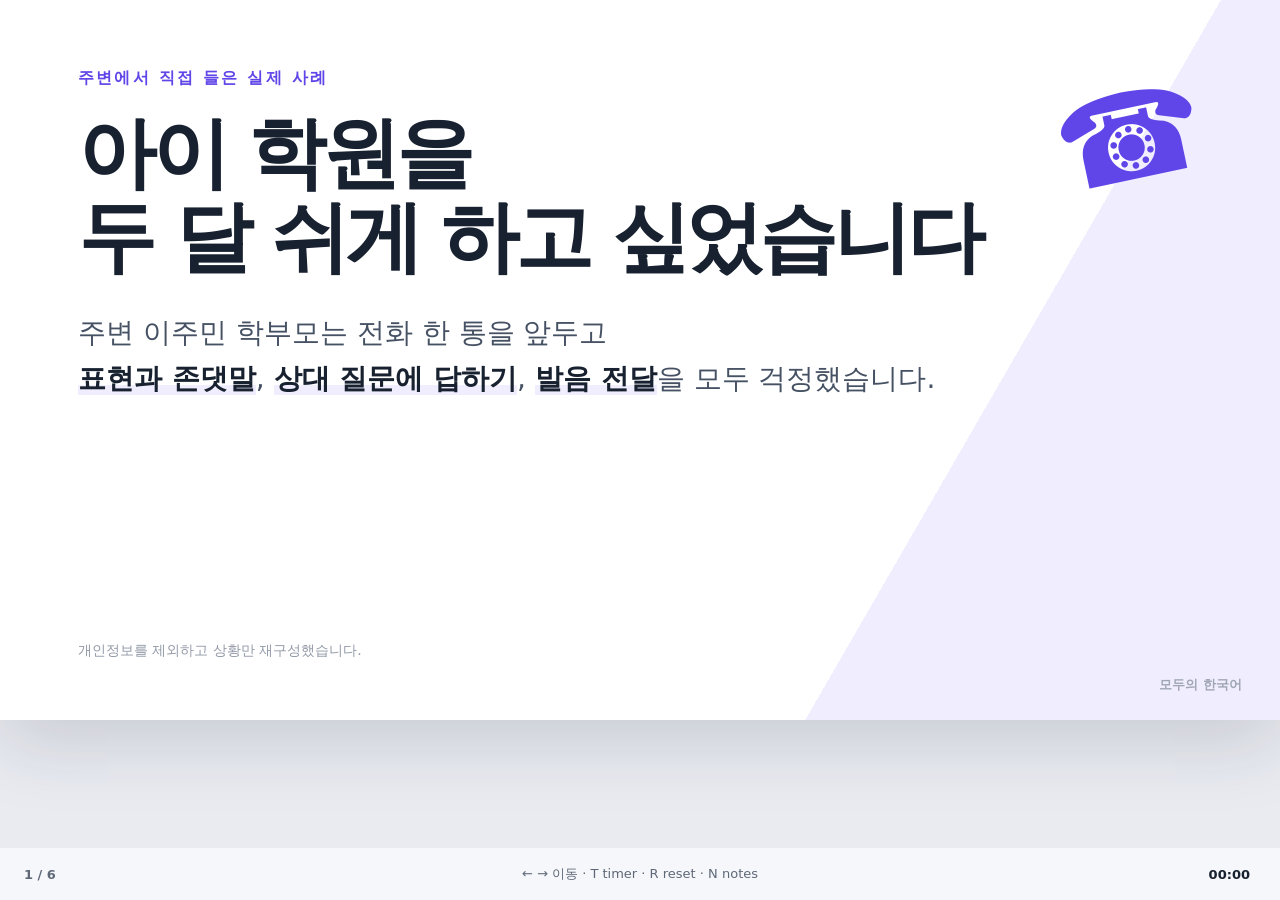
<file: presentation/index.html>
<!doctype html>
<html lang="ko">
  <head>
    <meta charset="utf-8" />
    <meta name="viewport" content="width=device-width, initial-scale=1" />
    <title>모두의 한국어 · 3분 30초 발표</title>
    <link rel="stylesheet" href="./style.css" />
  </head>
  <body>
    <main class="deck" aria-live="polite">
      <section class="slide is-active case-slide" data-seconds="30" aria-hidden="false">
        <div class="slide-inner">
          <p class="eyebrow">주변에서 직접 들은 실제 사례</p>
          <h1>아이 학원을<br />두 달 쉬게 하고 싶었습니다</h1>
          <p class="lead">
            주변 이주민 학부모는 전화 한 통을 앞두고<br />
            <strong>표현과 존댓말</strong>, <strong>상대 질문에 답하기</strong>,
            <strong>발음 전달</strong>을 모두 걱정했습니다.
          </p>
          <p class="privacy-note">개인정보를 제외하고 상황만 재구성했습니다.</p>
        </div>
        <aside class="speaker-notes">
          주변에서 실제로 들은 사례입니다. 한 이주민 학부모가 아이 학원을 다음 달부터 두 달 쉬게
          하려고 전화해야 했습니다. 하고 싶은 말은 분명했지만, 어떤 존댓말을 써야 하는지, 상대가
          되물으면 바로 답할 수 있을지, 발음이 전달될지까지 모두 걱정해야 했습니다.
        </aside>
      </section>

      <section class="slide problem-slide" data-seconds="35" aria-hidden="true">
        <div class="slide-inner split-stage">
          <div>
            <p class="eyebrow">사회문제</p>
            <h2>내일의 생활은<br />준비하지 않은 질문을 돌려줍니다</h2>
            <p class="body-copy">
              번역한 문장을 준비해도 상대의 질문은 정해져 있지 않습니다. 학원, 학교, 병원처럼
              내일 처리해야 하는 대화에는 듣고 답하는 연습이 필요합니다.
            </p>
          </div>
          <div class="evidence-block">
            <p class="number">52.6%</p>
            <p>결혼이민자·귀화자 중<br /><strong>15년 이상 국내 거주자</strong></p>
            <small>2024년 전국 다문화가족 실태조사, 16,014가구</small>
          </div>
          <div class="service-reveal">
            <span class="brand-mark" aria-hidden="true">모</span>
            <div>
              <strong>모두의 한국어</strong>
              <p>내일 반드시 해야 할 대화를 오늘 10분 먼저 리허설합니다.</p>
            </div>
          </div>
        </div>
        <aside class="speaker-notes">
          이 사례는 한 학부모의 경험입니다. 사회적 규모와 지속성은 별도의 공식 자료로 확인했습니다.
          2024년 전국 다문화가족 실태조사에서 결혼이민자와 귀화자의 52.6%는 국내 거주 15년 이상이었습니다.
          언어 문제를 초기 정착기에만 한정하기 어렵습니다. 국립국어원 연구도 정규 집단 교육을 받기
          어렵고 고정 시간 교육 매체에 한계가 있다고 지적했습니다. 그래서 모두의 한국어를 만들었습니다.
          출처: https://www.mogef.go.kr/nw/rpd/nw_rpd_s001d.do?bbtSn=710581&mid=news405
          국립국어원 연구: https://www.korean.go.kr/common/download.do?c_file_name=cef92c70-c355-439c-b6d7-fd5ca359b630.pdf&file_path=reportData
        </aside>
      </section>

      <section class="slide flow-slide" data-seconds="15" aria-hidden="true">
        <div class="slide-inner">
          <p class="eyebrow">USER FLOW</p>
          <h2>내일의 대화를 오늘 먼저 연습합니다</h2>
          <ol class="flow" aria-label="모두의 한국어 사용자 흐름">
            <li><b>1</b><span>상황을<br />자기 언어로 말하기</span></li>
            <li><b>2</b><span>상대 역할과<br />한국어로 대화하기</span></li>
            <li><b>3</b><span>표현과 발음<br />우선순위 확인</span></li>
            <li><b>4</b><span>같은 목적을<br />다시 말하기</span></li>
            <li><b>5</b><span>내일 쓸<br />세 문장 가져가기</span></li>
          </ol>
          <div class="demo-row">
            <p>오늘의 장면: 아이 학원을 다음 달부터 두 달 쉬고 싶어요.</p>
            <a id="demo-link" class="demo-link" href="http://127.0.0.1:8000/" target="_blank" rel="noreferrer">
              60초 live demo 열기
            </a>
          </div>
        </div>
        <aside class="speaker-notes">
          흐름은 다섯 단계입니다. 사용자가 자기 언어로 내일의 상황을 말하면 상대 역할과 한국어로
          대화합니다. 전달을 막는 표현과 발음을 확인하고, 같은 목적을 다시 말합니다. 마지막에는
          내일 바로 쓸 세 문장만 남깁니다. 지금 실제 화면으로 보여드리겠습니다.
        </aside>
      </section>

      <section class="slide llm-slide" data-seconds="25" aria-hidden="true">
        <div class="slide-inner">
          <p class="eyebrow">LLM의 역할</p>
          <h2>고정 교재가 다룰 수 없는<br />사용자의 내일을 대화로 만듭니다</h2>
          <div class="judgment-list">
            <article>
              <span>01</span>
              <div><h3>생활 목표 구조화</h3><p>상대, 목적, 필수 정보와 예상 질문을 정합니다.</p></div>
            </article>
            <article>
              <span>02</span>
              <div><h3>대화의 다음 질문 선택</h3><p>사용자의 답에 따라 확인할 내용을 바꿉니다.</p></div>
            </article>
            <article>
              <span>03</span>
              <div><h3>교정 우선순위 선택</h3><p>내일의 목적 전달에 영향을 주는 내용부터 고릅니다.</p></div>
            </article>
          </div>
        </div>
        <aside class="speaker-notes">
          LLM은 장식이 아닙니다. 자유롭게 말한 생활 목표를 상대와 목적, 필수 정보로 구조화합니다.
          역할극에서는 답변에 따라 다음 질문을 고릅니다. 마지막으로 틀린 것을 모두 나열하지 않고,
          내일의 목적 전달에 가장 영향을 주는 교정부터 선택합니다.
        </aside>
      </section>

      <section class="slide proof-slide" data-seconds="25" aria-hidden="true">
        <div class="slide-inner">
          <p class="eyebrow">작동 범위와 검증</p>
          <h2>구현한 것과 아직 연결하지 않은 것을 구분했습니다</h2>
          <div class="scope-columns">
            <div>
              <h3>현재 실제 동작</h3>
              <ul>
                <li>microphone 녹음과 audio upload</li>
                <li>browser 대화와 retry state</li>
                <li>두 녹음의 pitch contour 추출</li>
              </ul>
            </div>
            <div class="fixture-scope">
              <h3>현재 fixture 분석</h3>
              <ul>
                <li>중국어·한국어 STT</li>
                <li>어휘·문법 feedback</li>
                <li>3-turn 응답, 발음 점수와 내일 카드</li>
              </ul>
            </div>
          </div>
          <div class="positive-control">
            <span>양성 대조</span>
            <strong>empty audio는 422</strong>
            <strong>잘못된 state transition은 Error</strong>
            <strong>무음 pitch는 null</strong>
          </div>
        </div>
        <aside class="speaker-notes">
          현재 실제로 동작하는 범위는 microphone 녹음과 upload, browser 대화 state, 재시도, 두
          녹음의 pitch contour입니다. STT와 언어 feedback, 세 번의 대화 응답과 발음 점수는 fixture입니다. Codex에게
          성공 경로만 만들게 하지 않았습니다. 빈 audio가 422로 실패하고, 잘못된 화면 전이가
          거부되며, 무음에서는 pitch를 만들어내지 않는지 양성 대조로 확인했습니다.
        </aside>
      </section>

      <section class="slide closing-slide" data-seconds="20" aria-hidden="true">
        <div class="slide-inner">
          <p class="eyebrow">성공 기준</p>
          <h2>내일의 목적을<br />자기 목소리로 전달하는 것</h2>
          <div class="scene-line" aria-label="확장 가능한 생활 장면">
            <span>학원</span><span>학교</span><span>병원</span><span>직장</span>
          </div>
          <p class="closing-copy">
            한국어 전체를 오늘 가르치려 하지 않습니다.<br />
            <strong>내일 꼭 해야 할 한마디를 오늘 자기 목소리로 끝냅니다.</strong>
          </p>
        </div>
        <aside class="speaker-notes">
          성공 기준은 내일 상대에게 자신의 목적을 전달하는 것입니다. 원어민 발음 평가는 하지
          않습니다. 학원에서 시작해 학교, 병원, 직장에서 바로 닥친 다음 대화로 확장할 수 있습니다.
          한국어 전체를 오늘 가르치려 하지 않습니다. 내일 꼭 해야 할 한마디를 오늘 자기 목소리로
          끝냅니다.
        </aside>
      </section>
    </main>

    <footer class="deck-controls">
      <span id="progress" aria-label="현재 슬라이드">1 / 6</span>
      <div class="control-help">← → 이동 · T timer · R reset · N notes</div>
      <button id="timer" type="button" aria-label="발표 타이머 시작">00:00</button>
    </footer>
    <script type="module" src="./deck.js"></script>
  </body>
</html>
</file>
<file: presentation/style.css>
:root {
  color-scheme: light;
  --accent: #6046e8;
  --accent-strong: #4b36ca;
  --ink: #18212f;
  --muted: #697586;
  --line: #e4e8ee;
  --soft: #f0edff;
  --warm: #fff3e9;
  --success: #1e8a55;
  font-family: "Noto Sans KR", "Noto Sans SC", Pretendard, system-ui, sans-serif;
  background: #e9ebf1;
  color: var(--ink);
}

* { box-sizing: border-box; }
body { margin: 0; min-width: 960px; min-height: 100vh; overflow: hidden; background: #e9ebf1; }
button, a { font: inherit; }

.deck {
  position: relative;
  width: min(100vw, calc((100vh - 52px) * 16 / 9));
  aspect-ratio: 16 / 9;
  margin: 0 auto;
  background: #fff;
  box-shadow: 0 20px 70px rgba(24, 33, 47, .16);
  overflow: hidden;
}

.slide {
  position: absolute;
  inset: 0;
  display: grid;
  opacity: 0;
  visibility: hidden;
  transform: translateX(28px);
  transition: opacity .22s ease, transform .22s ease, visibility .22s;
}
.slide.is-active { opacity: 1; visibility: visible; transform: none; }
.slide-inner { position: relative; display: flex; flex-direction: column; min-height: 100%; padding: 68px 78px 64px; }
.slide-inner::after { content: "모두의 한국어"; position: absolute; right: 38px; bottom: 26px; color: #a0a7b2; font-size: 13px; font-weight: 700; }

.eyebrow { margin: 0 0 22px; color: var(--accent); font-size: 16px; font-weight: 900; letter-spacing: .14em; text-transform: uppercase; }
h1, h2, h3, p { margin-top: 0; }
h1 { max-width: 980px; margin-bottom: 30px; font-size: clamp(58px, 6.1vw, 86px); line-height: 1.08; letter-spacing: -.055em; }
h2 { margin-bottom: 30px; font-size: clamp(48px, 4.7vw, 68px); line-height: 1.12; letter-spacing: -.045em; }
.lead { max-width: 970px; margin: 0; color: #465264; font-size: 28px; line-height: 1.65; }
.lead strong { color: var(--ink); box-shadow: inset 0 -.36em var(--soft); }
.privacy-note { position: absolute; left: 78px; bottom: 46px; color: #929aa7; font-size: 14px; }
.speaker-notes { display: none; }

.case-slide { background: linear-gradient(120deg, #fff 0 72%, var(--soft) 72% 100%); }
.case-slide::after { content: "☎"; position: absolute; right: 76px; top: 68px; color: var(--accent); font-size: 120px; font-weight: 800; transform: rotate(-12deg); }

.split-stage { display: grid; grid-template-columns: 1.3fr .7fr; grid-template-rows: 1fr auto; gap: 30px 70px; }
.body-copy { max-width: 730px; color: #4d5969; font-size: 23px; line-height: 1.65; }
.evidence-block { align-self: center; padding-left: 44px; border-left: 4px solid var(--accent); }
.evidence-block .number { margin: 0 0 4px; color: var(--accent); font-size: 90px; font-weight: 900; letter-spacing: -.06em; }
.evidence-block p { font-size: 22px; line-height: 1.45; }
.evidence-block small { color: var(--muted); font-size: 13px; }
.service-reveal { grid-column: 1 / -1; display: flex; align-items: center; gap: 20px; padding-top: 24px; border-top: 1px solid var(--line); }
.brand-mark { display: grid; place-items: center; width: 58px; height: 58px; border-radius: 16px; color: #fff; background: var(--accent); font-size: 25px; font-weight: 900; }
.service-reveal strong { font-size: 24px; }
.service-reveal p { margin: 3px 0 0; color: var(--muted); font-size: 20px; }

.flow-slide h2 { margin-bottom: 44px; }
.flow { display: grid; grid-template-columns: repeat(5, 1fr); gap: 26px; margin: 0; padding: 0; list-style: none; }
.flow li { position: relative; padding-top: 18px; border-top: 3px solid var(--line); }
.flow li::before { content: ""; position: absolute; top: -7px; left: 0; width: 11px; height: 11px; border-radius: 50%; background: var(--accent); }
.flow b { display: block; margin-bottom: 13px; color: var(--accent); font-size: 18px; }
.flow span { font-size: 20px; font-weight: 800; line-height: 1.45; }
.demo-row { display: flex; align-items: center; justify-content: space-between; gap: 28px; margin-top: auto; padding: 25px 28px; border-radius: 18px; background: var(--soft); }
.demo-row p { margin: 0; font-size: 19px; font-weight: 750; }
.demo-link { flex: 0 0 auto; padding: 16px 22px; border-radius: 12px; color: #fff; background: var(--accent); font-size: 18px; font-weight: 900; text-decoration: none; }
.demo-link:hover, .demo-link:focus-visible { background: var(--accent-strong); outline: 4px solid rgba(96, 70, 232, .22); outline-offset: 3px; }

.judgment-list { display: grid; gap: 0; margin-top: auto; border-top: 1px solid var(--line); }
.judgment-list article { display: grid; grid-template-columns: 72px 1fr; align-items: center; gap: 22px; padding: 20px 0; border-bottom: 1px solid var(--line); }
.judgment-list article > span { color: var(--accent); font-size: 20px; font-weight: 900; }
.judgment-list h3 { margin: 0 0 5px; font-size: 25px; }
.judgment-list p { margin: 0; color: var(--muted); font-size: 19px; }

.proof-slide h2 { max-width: 1040px; font-size: clamp(44px, 4.2vw, 60px); }
.scope-columns { display: grid; grid-template-columns: 1fr 1fr; gap: 58px; }
.scope-columns > div { padding-top: 17px; border-top: 4px solid var(--success); }
.scope-columns .fixture-scope { border-top-color: #d27b32; }
.scope-columns h3 { font-size: 23px; }
.scope-columns ul { margin: 0; padding-left: 24px; }
.scope-columns li { margin: 10px 0; font-size: 19px; }
.positive-control { display: flex; align-items: center; gap: 24px; margin-top: auto; padding: 18px 22px; background: #f7f8fb; }
.positive-control span { color: var(--accent); font-size: 15px; font-weight: 900; }
.positive-control strong { font-size: 16px; }

.closing-slide { color: #fff; background: linear-gradient(135deg, var(--accent), var(--accent-strong)); }
.closing-slide .slide-inner::after, .closing-slide .eyebrow { color: rgba(255, 255, 255, .72); }
.scene-line { display: flex; gap: 14px; margin-top: 12px; }
.scene-line span { padding: 10px 18px; border: 1px solid rgba(255, 255, 255, .34); border-radius: 999px; font-size: 18px; font-weight: 800; }
.closing-copy { margin-top: auto; font-size: 27px; line-height: 1.55; }
.closing-copy strong { color: #fff; font-size: 31px; }

.deck-controls { position: fixed; right: 0; bottom: 0; left: 0; display: grid; grid-template-columns: 1fr auto 1fr; align-items: center; height: 52px; padding: 0 24px; color: #5e6877; background: #f6f7fa; font-size: 13px; }
#progress { font-weight: 900; }
.control-help { text-align: center; }
#timer { justify-self: end; border: 0; color: var(--ink); background: transparent; font-weight: 900; cursor: pointer; }
#timer.is-running { color: var(--accent); }
#timer.is-over { color: #bd3148; }

body.notes-open .deck { width: min(76vw, calc((100vh - 52px) * 16 / 9)); margin-left: 2vw; }
body.notes-open .speaker-notes { position: fixed; top: 28px; right: 24px; display: block; width: 20vw; max-height: calc(100vh - 92px); padding: 20px; overflow: auto; color: var(--ink); background: #fff; border: 1px solid var(--line); border-radius: 14px; font-size: 14px; line-height: 1.55; box-shadow: 0 12px 36px rgba(24, 33, 47, .15); }

@media (max-height: 760px) {
  .slide-inner { padding: 50px 66px 52px; }
  h1 { font-size: 67px; }
  h2 { font-size: 50px; }
  .lead { font-size: 23px; }
  .privacy-note { left: 66px; bottom: 34px; }
  .flow-slide h2 { margin-bottom: 30px; }
  .demo-row { padding: 18px 22px; }
}

@media (prefers-reduced-motion: reduce) {
  .slide { transition: none; }
}

@media print {
  @page { size: landscape; margin: 0; }
  body { min-width: 0; overflow: visible; background: #fff; }
  .deck { width: 100%; aspect-ratio: auto; box-shadow: none; overflow: visible; }
  .slide { position: relative; display: block; width: 100vw; height: 56.25vw; opacity: 1; visibility: visible; transform: none; break-after: page; }
  .deck-controls, .speaker-notes { display: none !important; }
}
</file>
